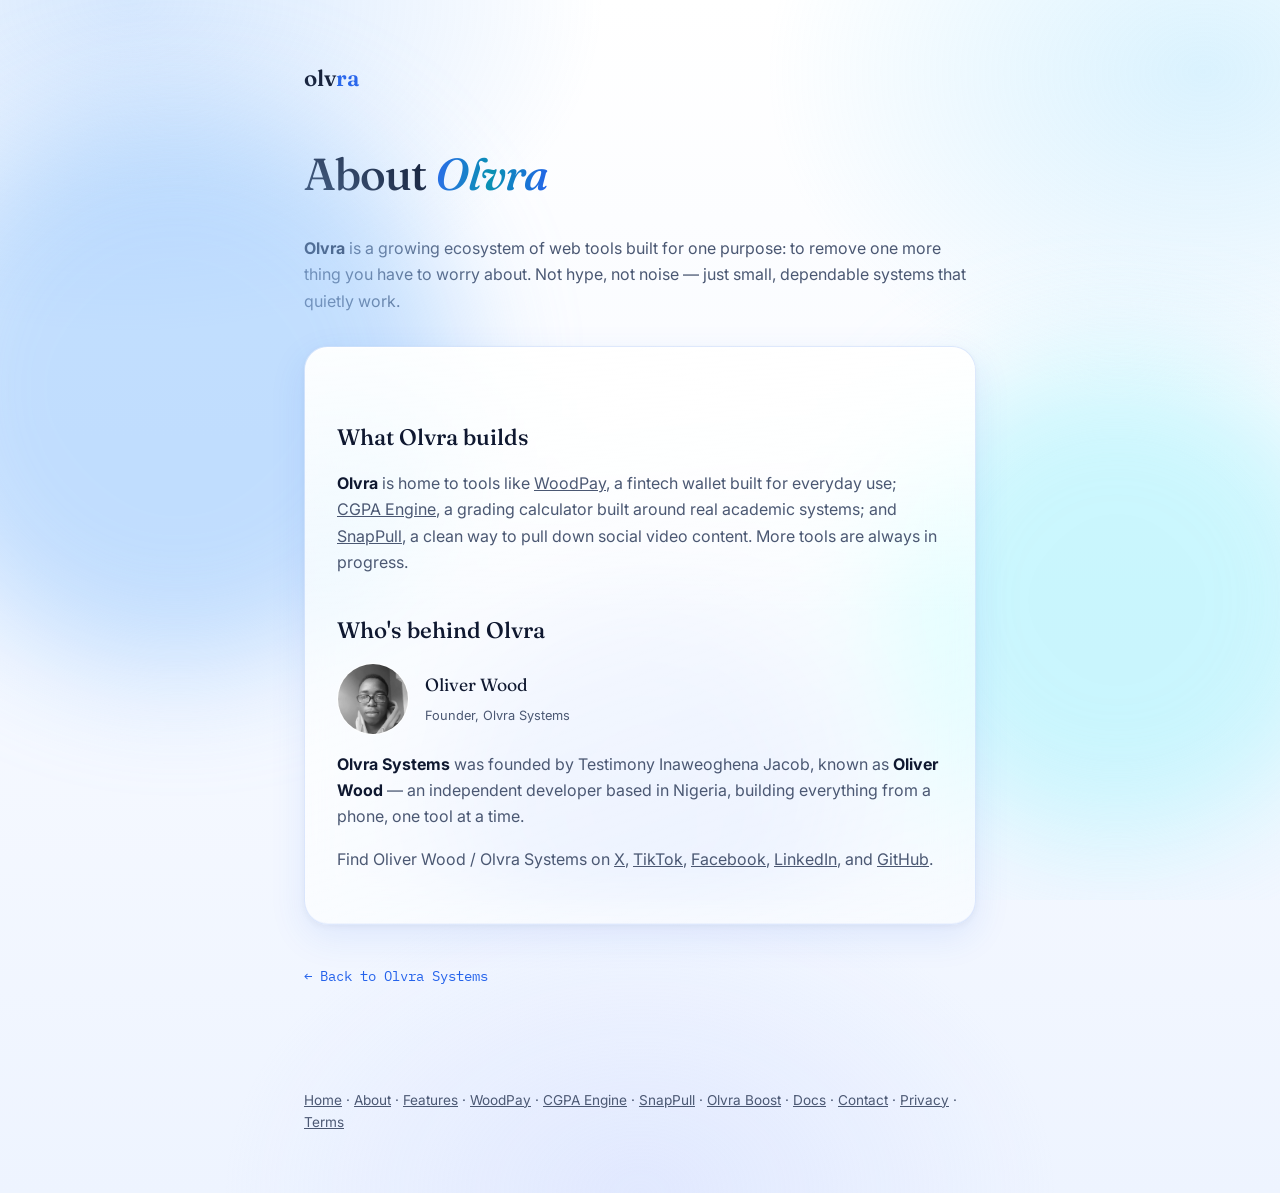
<file: about.html>
<!DOCTYPE html>
<html lang="en">
<head>
<meta charset="UTF-8">
<meta name="viewport" content="width=device-width, initial-scale=1.0">
<title>About Olvra – Olvra Systems</title>
<meta name="description" content="Olvra is a growing ecosystem of dependable web tools built by Oliver Wood, including WoodPay, SnapPull, and CGPA Engine — built for comfort, not hype.">
<link rel="canonical" href="https://olvrahub.netlify.app/about.html">
<meta property="og:type" content="website">
<meta property="og:title" content="About Olvra – Olvra Systems">
<meta property="og:description" content="Olvra is a growing ecosystem of dependable web tools built by Oliver Wood, including WoodPay, SnapPull, and CGPA Engine.">
<meta property="og:image" content="https://olvrahub.netlify.app/og-image.png?v=2">
<meta property="og:image:width" content="1200">
<meta property="og:image:height" content="630">
<meta property="og:url" content="https://olvrahub.netlify.app/about.html">
<meta name="twitter:card" content="summary_large_image">
<meta name="twitter:title" content="About Olvra – Olvra Systems">
<meta name="twitter:description" content="Olvra is a growing ecosystem of dependable web tools built by Oliver Wood.">
<meta name="twitter:image" content="https://olvrahub.netlify.app/og-image.png?v=2">
<link rel="icon" href="/favicon.ico" sizes="any">
<link rel="icon" type="image/svg+xml" href="/favicon.svg"><link rel="icon" type="image/png" sizes="32x32" href="/favicon-32.png"><link rel="apple-touch-icon" href="/apple-touch-icon.png">
<link rel="manifest" href="/manifest.webmanifest">
<meta name="theme-color" content="#ffffff">
<link rel="preconnect" href="https://fonts.googleapis.com">
<link rel="preconnect" href="https://fonts.gstatic.com" crossorigin>
<link href="https://fonts.googleapis.com/css2?family=Fraunces:ital,opsz,wght@0,9..144,300;0,9..144,500;0,9..144,600;1,9..144,400;1,9..144,500&family=Inter:wght@400;500;600&family=IBM+Plex+Mono:wght@400;500&display=swap" rel="stylesheet">
<script type="application/ld+json">
{
  "@context": "https://schema.org",
  "@type": "AboutPage",
  "name": "About Olvra",
  "url": "https://olvrahub.netlify.app/about.html",
  "about": {
    "@type": "Organization",
    "name": "Olvra Systems",
    "founder": {
      "@type": "Person",
      "name": "Oliver Wood",
      "alternateName": "Testimony Inaweoghena Jacob",
      "jobTitle": "Founder & Developer",
      "image": "https://olvrahub.netlify.app/oliver-wood.jpg",
      "description": "Independent developer based in Nigeria, founder of Olvra Systems, building tools including WoodPay, SnapPull, and CGPA Engine from a phone, one tool at a time.",
      "sameAs": [
        "https://x.com/woodpayllc",
        "https://www.linkedin.com/in/testimony-jacob-3a028b320",
        "https://github.com/testimonyjacob9-creator",
        "https://www.tiktok.com/@woodpayvtu",
        "https://www.facebook.com/profile.php?id=61586550428880"
      ]
    },
    "url": "https://olvrahub.netlify.app/"
  }
}
</script>
<script type="application/ld+json">
{
  "@context": "https://schema.org",
  "@type": "Person",
  "name": "Oliver Wood",
  "alternateName": "Testimony Inaweoghena Jacob",
  "jobTitle": "Founder & Developer",
      "image": "https://olvrahub.netlify.app/oliver-wood.jpg",
  "description": "Independent developer based in Nigeria, founder of Olvra Systems, building tools including WoodPay, SnapPull, and CGPA Engine from a phone, one tool at a time.",
  "url": "https://olvrahub.netlify.app/about.html",
  "worksFor": {
    "@type": "Organization",
    "name": "Olvra Systems",
    "url": "https://olvrahub.netlify.app/"
  },
  "sameAs": [
    "https://x.com/woodpayllc",
        "https://www.linkedin.com/in/testimony-jacob-3a028b320",
        "https://github.com/testimonyjacob9-creator",
    "https://www.tiktok.com/@woodpayvtu",
    "https://www.facebook.com/profile.php?id=61586550428880"
  ]
}
</script>
<style>
  :root{
    --ink:#f4efe8; --ink-dim:#c9bfae;
    --void-1:#160f22; --void-2:#241534; --void-3:#331b3f;
    --ember:#ff8c42; --ember-soft:#ffb578; --teal:#5eead4;
    --glass:rgba(244,239,232,0.06); --glass-border:rgba(244,239,232,0.14);
  }
  *{box-sizing:border-box;margin:0;padding:0;}
  body{
    background:
      radial-gradient(60% 45% at 18% 12%, rgba(255,140,66,0.16), transparent 60%),
      radial-gradient(55% 45% at 85% 8%, rgba(94,234,212,0.10), transparent 60%),
      linear-gradient(160deg, var(--void-1) 0%, var(--void-2) 55%, var(--void-3) 100%);
    color:var(--ink);
    font-family:'Inter', sans-serif;
    min-height:100vh;
    line-height:1.7;
  }
  .wrap{max-width:720px; margin:0 auto; padding:60px 24px 100px;}
  .logo{
    font-family:'Fraunces', serif; font-weight:600; font-size:1.4rem;
    color:var(--ink); text-decoration:none; display:inline-block; margin-bottom:40px;
  }
  .logo span{color:var(--ember-soft);}
  h1{
    font-family:'Fraunces', serif; font-weight:500;
    font-size:clamp(2rem, 6vw, 2.8rem);
    margin-bottom:24px;
  }
  h1 em{font-style:italic; color:var(--ember-soft);}
  h2{
    font-family:'Fraunces', serif; font-weight:500;
    font-size:1.4rem; margin:36px 0 14px;
  }
  p{color:var(--ink-dim); margin-bottom:16px;}
  strong{color:var(--ink);}
  a{color:var(--teal);}
  .panel{
    background:var(--glass); border:1px solid var(--glass-border);
    border-radius:24px; backdrop-filter:blur(22px) saturate(140%);
    -webkit-backdrop-filter:blur(22px) saturate(140%);
    padding:36px 32px; margin-top:32px;
  }
  .back{
    display:inline-block; margin-top:40px;
    font-family:'IBM Plex Mono', monospace; font-size:0.85rem;
    color:var(--ember-soft); text-decoration:none;
  }
  footer{
    max-width:720px; margin:0 auto; padding:0 24px 60px;
    color:var(--ink-dim); font-size:0.85rem;
  }
</style>
<link rel="stylesheet" href="/theme-light.css">
</head>
<body>
  <div class="wrap">
    <a href="/" class="logo">olv<span>ra</span></a>
    <h1>About <em>Olvra</em></h1>
    <p><strong>Olvra</strong> is a growing ecosystem of web tools built for one purpose: to remove one more thing you have to worry about. Not hype, not noise — just small, dependable systems that quietly work.</p>

    <div class="panel">
      <h2>What Olvra builds</h2>
      <p><strong>Olvra</strong> is home to tools like <a href="https://woodpay.com.ng" target="_blank" rel="noopener">WoodPay</a>, a fintech wallet built for everyday use; <a href="https://olvracgpa.netlify.app" target="_blank" rel="noopener">CGPA Engine</a>, a grading calculator built around real academic systems; and <a href="https://snappull.netlify.app" target="_blank" rel="noopener">SnapPull</a>, a clean way to pull down social video content. More tools are always in progress.</p>

      <h2>Who's behind Olvra</h2>
      <div style="display:flex; align-items:center; gap:16px; margin-bottom:16px;">
        <img src="/oliver-wood.jpg" alt="Oliver Wood, founder of Olvra Systems" width="72" height="72" loading="lazy" style="border-radius:50%; object-fit:cover; flex-shrink:0; border:1px solid var(--glass-border);">
        <div style="font-family:'Fraunces', serif; font-size:1.1rem; color:var(--ink);">Oliver Wood<br><span style="font-family:'Inter', sans-serif; font-size:0.8rem; color:var(--ink-dim); font-style:normal;">Founder, Olvra Systems</span></div>
      </div>
      <p><strong>Olvra Systems</strong> was founded by Testimony Inaweoghena Jacob, known as <strong>Oliver Wood</strong> — an independent developer based in Nigeria, building everything from a phone, one tool at a time.</p>
      <p>Find Oliver Wood / Olvra Systems on <a href="https://x.com/woodpayllc" target="_blank" rel="noopener">X</a>, <a href="https://www.tiktok.com/@woodpayvtu" target="_blank" rel="noopener">TikTok</a>, <a href="https://www.facebook.com/profile.php?id=61586550428880" target="_blank" rel="noopener">Facebook</a>, <a href="https://www.linkedin.com/in/testimony-jacob-3a028b320" target="_blank" rel="noopener">LinkedIn</a>, and <a href="https://github.com/testimonyjacob9-creator" target="_blank" rel="noopener">GitHub</a>.</p>
    </div>

    <a href="/" class="back">← Back to Olvra Systems</a>
  </div>
  <footer>
    <div><a href="/">Home</a> · <a href="/about.html">About</a> · <a href="/features.html">Features</a> · <a href="/woodpay.html">WoodPay</a> · <a href="/cgpa-engine.html">CGPA Engine</a> · <a href="/snappull.html">SnapPull</a> · <a href="/olvra-boost.html">Olvra Boost</a> · <a href="/docs.html">Docs</a> · <a href="/contact.html">Contact</a> · <a href="/privacy-policy.html">Privacy</a> · <a href="/terms-of-service.html">Terms</a></div>
  </footer>
<script src="/olvra-ui.js" defer></script>
</body>
</html>
</file>
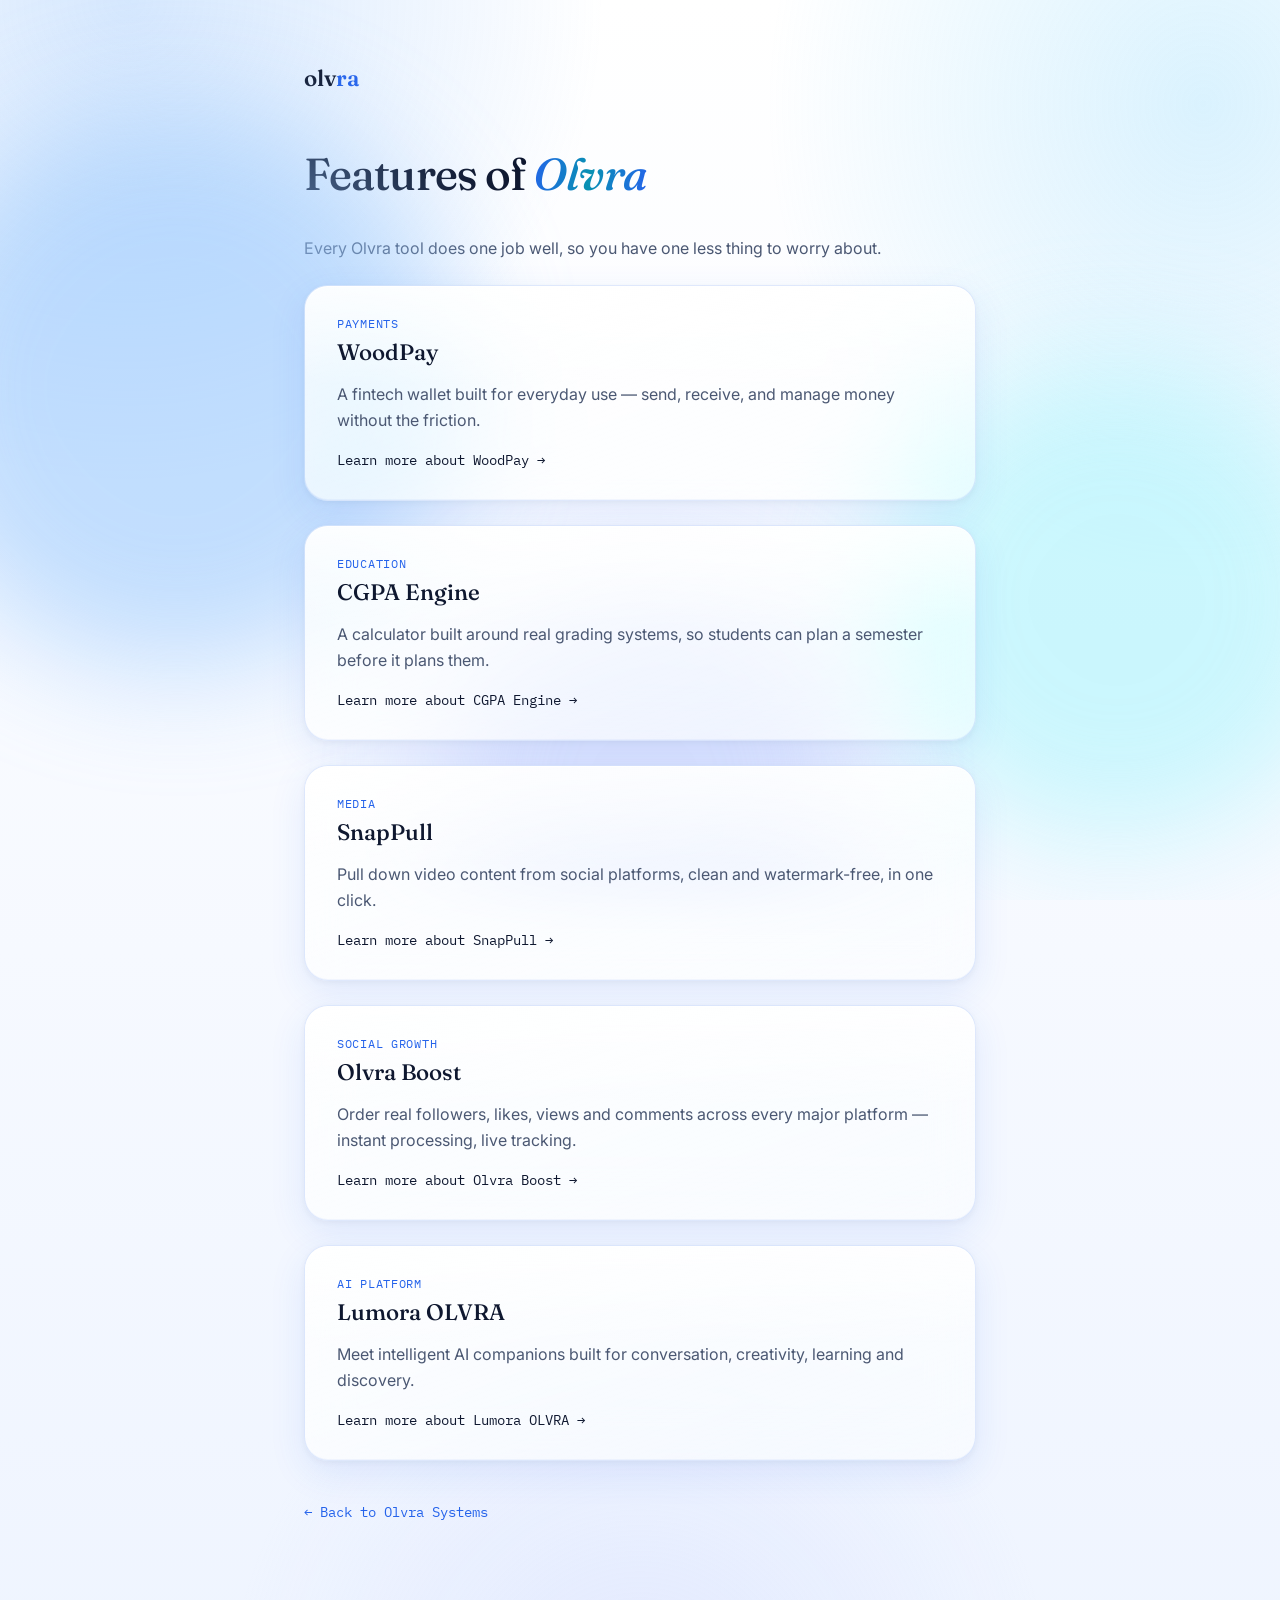
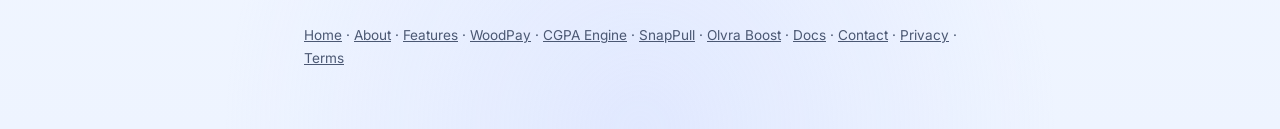
<file: features.html>
<!DOCTYPE html>
<html lang="en">
<head>
<meta charset="UTF-8">
<meta name="viewport" content="width=device-width, initial-scale=1.0">
<title>Features – Olvra Systems Tools</title>
<meta name="description" content="Explore the tools in the Olvra ecosystem: WoodPay for payments, CGPA Engine for grades, SnapPull for social video, and more — built for comfort, not hype.">
<link rel="canonical" href="https://olvrahub.netlify.app/features.html">
<meta property="og:type" content="website">
<meta property="og:title" content="Features – Olvra Systems Tools">
<meta property="og:description" content="Explore the tools in the Olvra ecosystem: WoodPay, CGPA Engine, SnapPull, and more.">
<meta property="og:image" content="https://olvrahub.netlify.app/og-image.png?v=2">
<meta property="og:image:width" content="1200">
<meta property="og:image:height" content="630">
<meta property="og:url" content="https://olvrahub.netlify.app/features.html">
<meta name="twitter:card" content="summary_large_image">
<meta name="twitter:title" content="Features – Olvra Systems Tools">
<meta name="twitter:description" content="Explore the tools in the Olvra ecosystem: WoodPay, CGPA Engine, SnapPull, and more.">
<meta name="twitter:image" content="https://olvrahub.netlify.app/og-image.png?v=2">
<link rel="icon" href="/favicon.ico" sizes="any">
<link rel="icon" type="image/svg+xml" href="/favicon.svg"><link rel="icon" type="image/png" sizes="32x32" href="/favicon-32.png"><link rel="apple-touch-icon" href="/apple-touch-icon.png">
<link rel="manifest" href="/manifest.webmanifest">
<meta name="theme-color" content="#ffffff">
<link rel="preconnect" href="https://fonts.googleapis.com">
<link rel="preconnect" href="https://fonts.gstatic.com" crossorigin>
<link href="https://fonts.googleapis.com/css2?family=Fraunces:ital,opsz,wght@0,9..144,300;0,9..144,500;0,9..144,600;1,9..144,400;1,9..144,500&family=Inter:wght@400;500;600&family=IBM+Plex+Mono:wght@400;500&display=swap" rel="stylesheet">
<script type="application/ld+json">
{
  "@context": "https://schema.org",
  "@type": "CollectionPage",
  "name": "Olvra Systems Features",
  "url": "https://olvrahub.netlify.app/features.html",
  "isPartOf": {
    "@type": "WebSite",
    "name": "Olvra Systems",
    "url": "https://olvrahub.netlify.app/"
  },
  "hasPart": [
    {
      "@type": "WebApplication",
      "name": "WoodPay",
      "url": "https://olvrahub.netlify.app/woodpay.html",
      "sameAs": "https://woodpay.com.ng",
      "applicationCategory": "FinanceApplication",
      "description": "A fintech wallet built for everyday use — send, receive, and manage money without the friction."
    },
    {
      "@type": "WebApplication",
      "name": "CGPA Engine",
      "url": "https://olvrahub.netlify.app/cgpa-engine.html",
      "sameAs": "https://olvracgpa.netlify.app",
      "applicationCategory": "EducationApplication",
      "description": "A calculator built around real grading systems, so students can plan a semester before it plans them."
    },
    {
      "@type": "WebApplication",
      "name": "SnapPull",
      "url": "https://olvrahub.netlify.app/snappull.html",
      "sameAs": "https://snappull.netlify.app",
      "applicationCategory": "MultimediaApplication",
      "description": "Pull down video content from social platforms, clean and watermark-free, in one click."
    }
  ]
}
</script>
<style>
  :root{
    --ink:#f4efe8; --ink-dim:#c9bfae;
    --void-1:#160f22; --void-2:#241534; --void-3:#331b3f;
    --ember:#ff8c42; --ember-soft:#ffb578; --teal:#5eead4;
    --glass:rgba(244,239,232,0.06); --glass-border:rgba(244,239,232,0.14);
  }
  *{box-sizing:border-box;margin:0;padding:0;}
  body{
    background:
      radial-gradient(60% 45% at 18% 12%, rgba(255,140,66,0.16), transparent 60%),
      radial-gradient(55% 45% at 85% 8%, rgba(94,234,212,0.10), transparent 60%),
      linear-gradient(160deg, var(--void-1) 0%, var(--void-2) 55%, var(--void-3) 100%);
    color:var(--ink);
    font-family:'Inter', sans-serif;
    min-height:100vh;
    line-height:1.7;
  }
  .wrap{max-width:720px; margin:0 auto; padding:60px 24px 100px;}
  .logo{
    font-family:'Fraunces', serif; font-weight:600; font-size:1.4rem;
    color:var(--ink); text-decoration:none; display:inline-block; margin-bottom:40px;
  }
  .logo span{color:var(--ember-soft);}
  h1{
    font-family:'Fraunces', serif; font-weight:500;
    font-size:clamp(2rem, 6vw, 2.8rem);
    margin-bottom:24px;
  }
  h1 em{font-style:italic; color:var(--ember-soft);}
  h2{
    font-family:'Fraunces', serif; font-weight:500;
    font-size:1.4rem; margin-bottom:10px;
  }
  p{color:var(--ink-dim); margin-bottom:16px;}
  strong{color:var(--ink);}
  a{color:var(--teal);}
  .panel{
    background:var(--glass); border:1px solid var(--glass-border);
    border-radius:24px; backdrop-filter:blur(22px) saturate(140%);
    -webkit-backdrop-filter:blur(22px) saturate(140%);
    padding:28px 32px; margin-top:24px;
  }
  .panel .tag{
    font-family:'IBM Plex Mono', monospace; font-size:0.75rem;
    color:var(--ember-soft); text-transform:uppercase; letter-spacing:0.06em;
  }
  .panel p{margin-top:8px; margin-bottom:12px;}
  .panel a.visit{
    font-family:'IBM Plex Mono', monospace; font-size:0.85rem;
    text-decoration:none;
  }
  .back{
    display:inline-block; margin-top:40px;
    font-family:'IBM Plex Mono', monospace; font-size:0.85rem;
    color:var(--ember-soft); text-decoration:none;
  }
  footer{
    max-width:720px; margin:0 auto; padding:0 24px 60px;
    color:var(--ink-dim); font-size:0.85rem;
  }
</style>
<link rel="stylesheet" href="/theme-light.css">
</head>
<body>
  <div class="wrap">
    <a href="/" class="logo">olv<span>ra</span></a>
    <h1>Features of <em>Olvra</em></h1>
    <p>Every Olvra tool does one job well, so you have one less thing to worry about.</p>

    <div class="panel" id="woodpay">
      <div class="tag">Payments</div>
      <h2>WoodPay</h2>
      <p>A fintech wallet built for everyday use — send, receive, and manage money without the friction.</p>
      <a class="visit" href="/woodpay.html">Learn more about WoodPay →</a>
    </div>

    <div class="panel" id="cgpa">
      <div class="tag">Education</div>
      <h2>CGPA Engine</h2>
      <p>A calculator built around real grading systems, so students can plan a semester before it plans them.</p>
      <a class="visit" href="/cgpa-engine.html">Learn more about CGPA Engine →</a>
    </div>

    <div class="panel" id="snappull">
      <div class="tag">Media</div>
      <h2>SnapPull</h2>
      <p>Pull down video content from social platforms, clean and watermark-free, in one click.</p>
      <a class="visit" href="/snappull.html">Learn more about SnapPull →</a>
    </div>

    <div class="panel" id="olvraboost">
      <div class="tag">Social Growth</div>
      <h2>Olvra Boost</h2>
      <p>Order real followers, likes, views and comments across every major platform — instant processing, live tracking.</p>
      <a class="visit" href="/olvra-boost.html">Learn more about Olvra Boost →</a>
    </div>

    <div class="panel" id="lumora">
      <div class="tag">AI Platform</div>
      <h2>Lumora OLVRA</h2>
      <p>Meet intelligent AI companions built for conversation, creativity, learning and discovery.</p>
      <a class="visit" href="/lumora.html">Learn more about Lumora OLVRA →</a>
    </div>

    <a href="/" class="back">← Back to Olvra Systems</a>
  </div>
  <footer>
    <div><a href="/">Home</a> · <a href="/about.html">About</a> · <a href="/features.html">Features</a> · <a href="/woodpay.html">WoodPay</a> · <a href="/cgpa-engine.html">CGPA Engine</a> · <a href="/snappull.html">SnapPull</a> · <a href="/olvra-boost.html">Olvra Boost</a> · <a href="/docs.html">Docs</a> · <a href="/contact.html">Contact</a> · <a href="/privacy-policy.html">Privacy</a> · <a href="/terms-of-service.html">Terms</a></div>
  </footer>
<script src="/olvra-ui.js" defer></script>
</body>
</html>
</file>
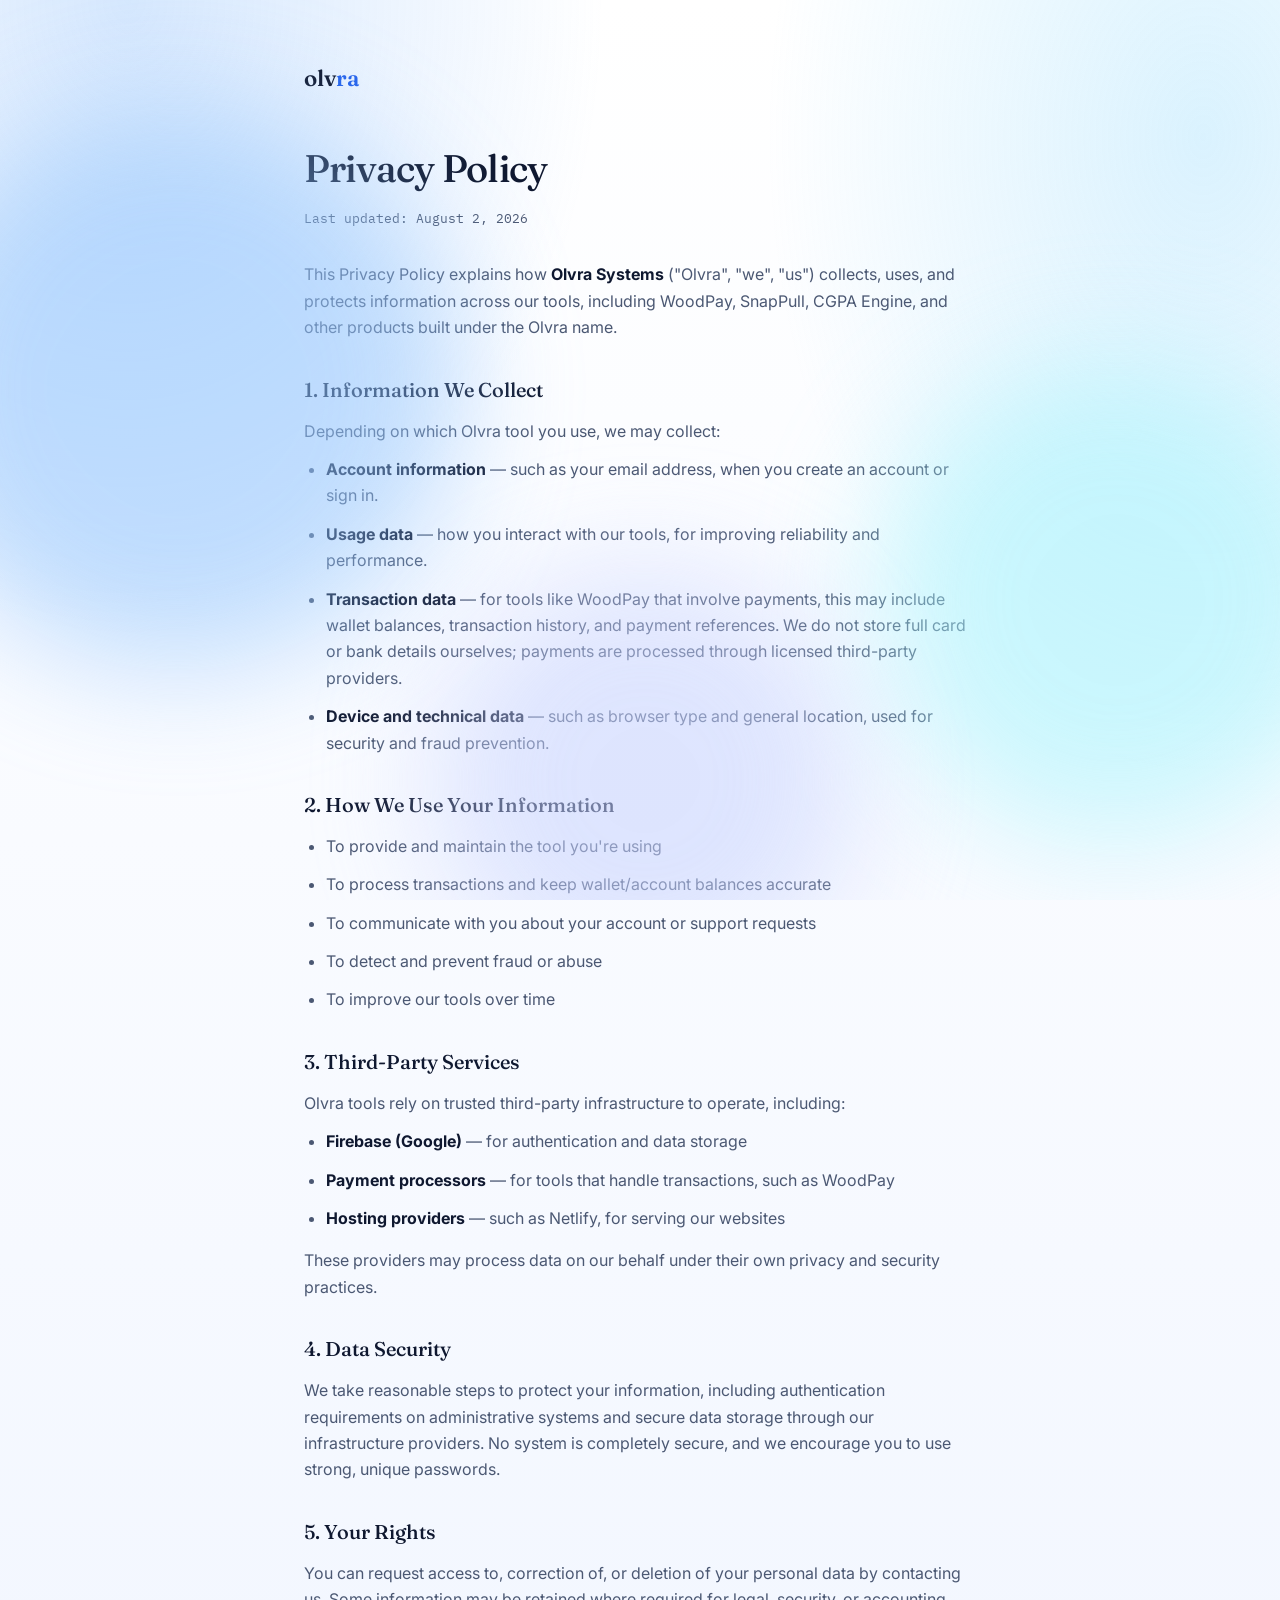
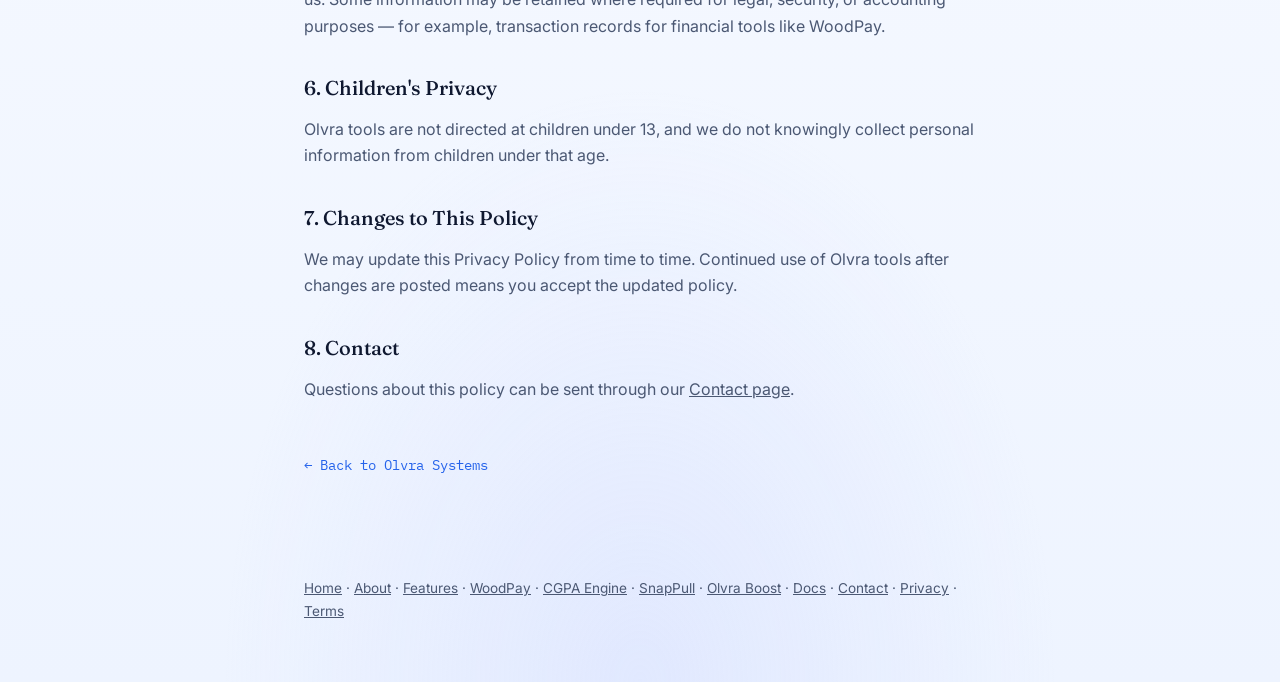
<file: privacy-policy.html>
<!DOCTYPE html>
<html lang="en">
<head>
<meta charset="UTF-8">
<meta name="viewport" content="width=device-width, initial-scale=1.0">
<title>Privacy Policy – Olvra Systems</title>
<meta name="description" content="Olvra Systems privacy policy — how Olvra collects, uses, and protects your data across WoodPay, SnapPull, CGPA Engine, and other Olvra tools.">
<link rel="canonical" href="https://olvrahub.netlify.app/privacy-policy.html">
<meta property="og:type" content="website">
<meta property="og:title" content="Privacy Policy – Olvra Systems">
<meta property="og:description" content="How Olvra collects, uses, and protects your data.">
<meta property="og:image" content="https://olvrahub.netlify.app/og-image.png?v=2">
<meta property="og:image:width" content="1200">
<meta property="og:image:height" content="630">
<meta property="og:url" content="https://olvrahub.netlify.app/privacy-policy.html">
<meta name="twitter:card" content="summary_large_image">
<meta name="twitter:title" content="Privacy Policy – Olvra Systems">
<meta name="twitter:description" content="How Olvra collects, uses, and protects your data.">
<meta name="twitter:image" content="https://olvrahub.netlify.app/og-image.png?v=2">
<link rel="icon" href="/favicon.ico" sizes="any">
<link rel="icon" type="image/svg+xml" href="/favicon.svg"><link rel="icon" type="image/png" sizes="32x32" href="/favicon-32.png"><link rel="apple-touch-icon" href="/apple-touch-icon.png">
<link rel="manifest" href="/manifest.webmanifest">
<meta name="theme-color" content="#ffffff">
<script type="application/ld+json">
{
  "@context": "https://schema.org",
  "@type": "WebPage",
  "name": "Privacy Policy",
  "url": "https://olvrahub.netlify.app/privacy-policy.html",
  "isPartOf": {
    "@type": "WebSite",
    "name": "Olvra Systems",
    "url": "https://olvrahub.netlify.app/"
  }
}
</script>
<link rel="preconnect" href="https://fonts.googleapis.com">
<link rel="preconnect" href="https://fonts.gstatic.com" crossorigin>
<link href="https://fonts.googleapis.com/css2?family=Fraunces:ital,opsz,wght@0,9..144,300;0,9..144,500;0,9..144,600;1,9..144,400;1,9..144,500&family=Inter:wght@400;500;600&family=IBM+Plex+Mono:wght@400;500&display=swap" rel="stylesheet">
<style>
  :root{
    --ink:#f4efe8; --ink-dim:#c9bfae;
    --void-1:#160f22; --void-2:#241534; --void-3:#331b3f;
    --ember:#ff8c42; --ember-soft:#ffb578; --teal:#5eead4;
    --glass:rgba(244,239,232,0.06); --glass-border:rgba(244,239,232,0.14);
  }
  *{box-sizing:border-box;margin:0;padding:0;}
  body{
    background:
      radial-gradient(60% 45% at 18% 12%, rgba(255,140,66,0.16), transparent 60%),
      radial-gradient(55% 45% at 85% 8%, rgba(94,234,212,0.10), transparent 60%),
      linear-gradient(160deg, var(--void-1) 0%, var(--void-2) 55%, var(--void-3) 100%);
    color:var(--ink);
    font-family:'Inter', sans-serif;
    min-height:100vh;
    line-height:1.7;
  }
  .wrap{max-width:720px; margin:0 auto; padding:60px 24px 100px;}
  .logo{
    font-family:'Fraunces', serif; font-weight:600; font-size:1.4rem;
    color:var(--ink); text-decoration:none; display:inline-block; margin-bottom:40px;
  }
  .logo span{color:var(--ember-soft);}
  h1{
    font-family:'Fraunces', serif; font-weight:500;
    font-size:clamp(1.8rem, 6vw, 2.4rem);
    margin-bottom:8px;
  }
  .updated{color:var(--ink-dim); font-family:'IBM Plex Mono', monospace; font-size:0.8rem; margin-bottom:32px;}
  h2{
    font-family:'Fraunces', serif; font-weight:500;
    font-size:1.25rem; margin:32px 0 12px;
  }
  p, li{color:var(--ink-dim); margin-bottom:12px;}
  ul{padding-left:22px; margin-bottom:16px;}
  strong{color:var(--ink);}
  a{color:var(--teal);}
  .back{
    display:inline-block; margin-top:40px;
    font-family:'IBM Plex Mono', monospace; font-size:0.85rem;
    color:var(--ember-soft); text-decoration:none;
  }
  footer{
    max-width:720px; margin:0 auto; padding:0 24px 60px;
    color:var(--ink-dim); font-size:0.85rem;
  }
</style>
<link rel="stylesheet" href="/theme-light.css">
</head>
<body>
  <div class="wrap">
    <a href="/" class="logo">olv<span>ra</span></a>
    <h1>Privacy Policy</h1>
    <p class="updated">Last updated: August 2, 2026</p>

    <p>This Privacy Policy explains how <strong>Olvra Systems</strong> ("Olvra", "we", "us") collects, uses, and protects information across our tools, including WoodPay, SnapPull, CGPA Engine, and other products built under the Olvra name.</p>

    <h2>1. Information We Collect</h2>
    <p>Depending on which Olvra tool you use, we may collect:</p>
    <ul>
      <li><strong>Account information</strong> — such as your email address, when you create an account or sign in.</li>
      <li><strong>Usage data</strong> — how you interact with our tools, for improving reliability and performance.</li>
      <li><strong>Transaction data</strong> — for tools like WoodPay that involve payments, this may include wallet balances, transaction history, and payment references. We do not store full card or bank details ourselves; payments are processed through licensed third-party providers.</li>
      <li><strong>Device and technical data</strong> — such as browser type and general location, used for security and fraud prevention.</li>
    </ul>

    <h2>2. How We Use Your Information</h2>
    <ul>
      <li>To provide and maintain the tool you're using</li>
      <li>To process transactions and keep wallet/account balances accurate</li>
      <li>To communicate with you about your account or support requests</li>
      <li>To detect and prevent fraud or abuse</li>
      <li>To improve our tools over time</li>
    </ul>

    <h2>3. Third-Party Services</h2>
    <p>Olvra tools rely on trusted third-party infrastructure to operate, including:</p>
    <ul>
      <li><strong>Firebase (Google)</strong> — for authentication and data storage</li>
      <li><strong>Payment processors</strong> — for tools that handle transactions, such as WoodPay</li>
      <li><strong>Hosting providers</strong> — such as Netlify, for serving our websites</li>
    </ul>
    <p>These providers may process data on our behalf under their own privacy and security practices.</p>

    <h2>4. Data Security</h2>
    <p>We take reasonable steps to protect your information, including authentication requirements on administrative systems and secure data storage through our infrastructure providers. No system is completely secure, and we encourage you to use strong, unique passwords.</p>

    <h2>5. Your Rights</h2>
    <p>You can request access to, correction of, or deletion of your personal data by contacting us. Some information may be retained where required for legal, security, or accounting purposes — for example, transaction records for financial tools like WoodPay.</p>

    <h2>6. Children's Privacy</h2>
    <p>Olvra tools are not directed at children under 13, and we do not knowingly collect personal information from children under that age.</p>

    <h2>7. Changes to This Policy</h2>
    <p>We may update this Privacy Policy from time to time. Continued use of Olvra tools after changes are posted means you accept the updated policy.</p>

    <h2>8. Contact</h2>
    <p>Questions about this policy can be sent through our <a href="/contact.html">Contact page</a>.</p>

    <a href="/" class="back">← Back to Olvra Systems</a>
  </div>
  <footer>
    <div><a href="/">Home</a> · <a href="/about.html">About</a> · <a href="/features.html">Features</a> · <a href="/woodpay.html">WoodPay</a> · <a href="/cgpa-engine.html">CGPA Engine</a> · <a href="/snappull.html">SnapPull</a> · <a href="/olvra-boost.html">Olvra Boost</a> · <a href="/docs.html">Docs</a> · <a href="/contact.html">Contact</a> · <a href="/privacy-policy.html">Privacy</a> · <a href="/terms-of-service.html">Terms</a></div>
  </footer>
<script src="/olvra-ui.js" defer></script>
</body>
</html>
</file>
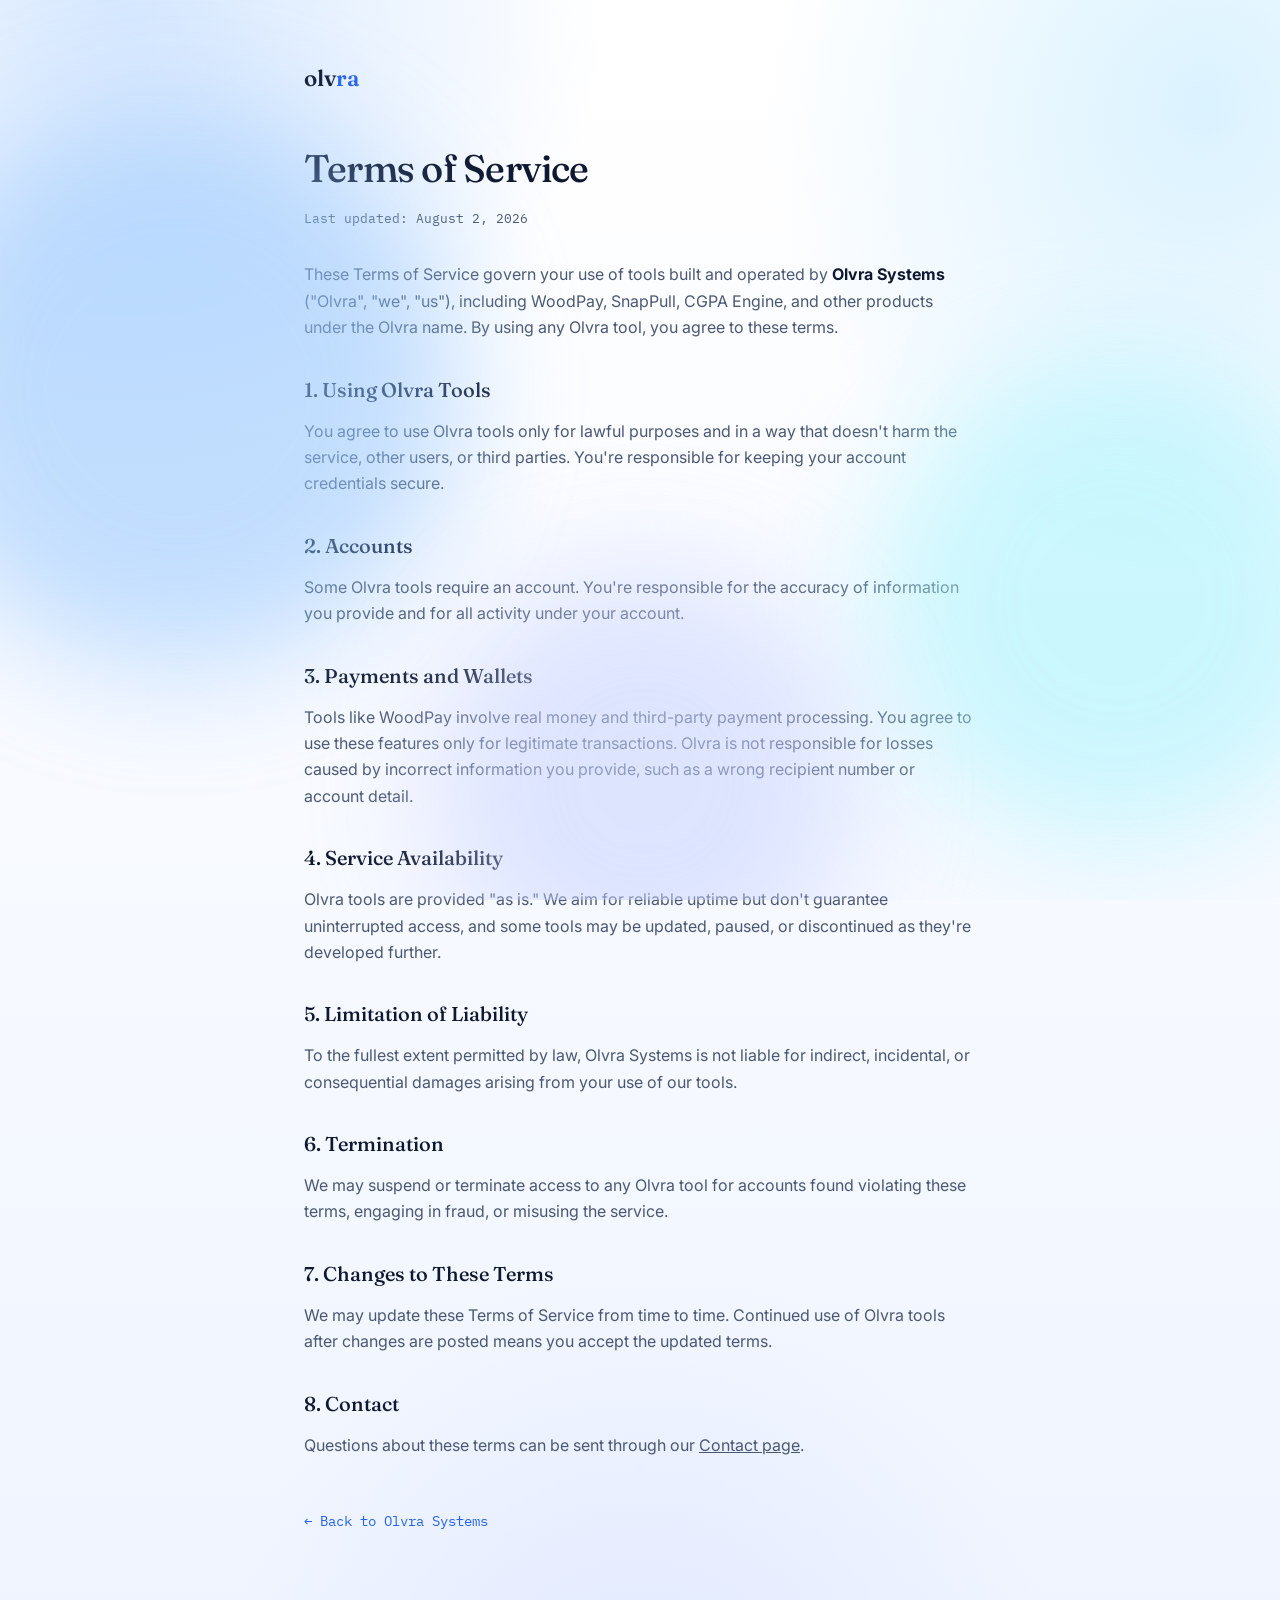
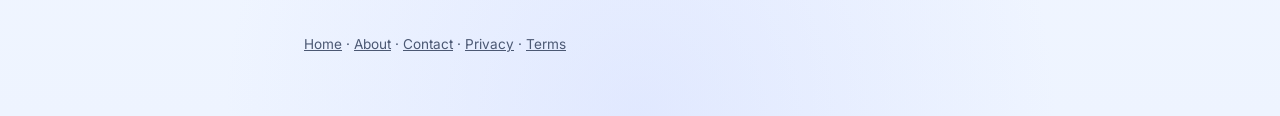
<file: terms-of-service.html>
<!DOCTYPE html>
<html lang="en">
<head>
<meta charset="UTF-8">
<meta name="viewport" content="width=device-width, initial-scale=1.0">
<title>Terms of Service – Olvra Systems</title>
<meta name="description" content="Terms of Service for Olvra Systems and its tools, including WoodPay, SnapPull, CGPA Engine, and other Olvra products.">
<link rel="canonical" href="https://olvrahub.netlify.app/terms-of-service.html">
<meta property="og:type" content="website">
<meta property="og:title" content="Terms of Service – Olvra Systems">
<meta property="og:description" content="Terms of Service for Olvra Systems and its tools.">
<meta property="og:image" content="https://olvrahub.netlify.app/og-image.png?v=2">
<meta property="og:image:width" content="1200">
<meta property="og:image:height" content="630">
<meta property="og:url" content="https://olvrahub.netlify.app/terms-of-service.html">
<meta name="twitter:card" content="summary_large_image">
<meta name="twitter:title" content="Terms of Service – Olvra Systems">
<meta name="twitter:description" content="Terms of Service for Olvra Systems and its tools.">
<meta name="twitter:image" content="https://olvrahub.netlify.app/og-image.png?v=2">
<link rel="icon" href="/favicon.ico" sizes="any">
<link rel="icon" type="image/svg+xml" href="/favicon.svg"><link rel="icon" type="image/png" sizes="32x32" href="/favicon-32.png"><link rel="apple-touch-icon" href="/apple-touch-icon.png">
<link rel="manifest" href="/manifest.webmanifest">
<meta name="theme-color" content="#ffffff">
<link rel="preconnect" href="https://fonts.googleapis.com">
<link rel="preconnect" href="https://fonts.gstatic.com" crossorigin>
<link href="https://fonts.googleapis.com/css2?family=Fraunces:ital,opsz,wght@0,9..144,300;0,9..144,500;0,9..144,600;1,9..144,400;1,9..144,500&family=Inter:wght@400;500;600&family=IBM+Plex+Mono:wght@400;500&display=swap" rel="stylesheet">
<style>
  :root{
    --ink:#f4efe8; --ink-dim:#c9bfae;
    --void-1:#160f22; --void-2:#241534; --void-3:#331b3f;
    --ember:#ff8c42; --ember-soft:#ffb578; --teal:#5eead4;
    --glass:rgba(244,239,232,0.06); --glass-border:rgba(244,239,232,0.14);
  }
  *{box-sizing:border-box;margin:0;padding:0;}
  body{
    background:
      radial-gradient(60% 45% at 18% 12%, rgba(255,140,66,0.16), transparent 60%),
      radial-gradient(55% 45% at 85% 8%, rgba(94,234,212,0.10), transparent 60%),
      linear-gradient(160deg, var(--void-1) 0%, var(--void-2) 55%, var(--void-3) 100%);
    color:var(--ink);
    font-family:'Inter', sans-serif;
    min-height:100vh;
    line-height:1.7;
  }
  .wrap{max-width:720px; margin:0 auto; padding:60px 24px 100px;}
  .logo{
    font-family:'Fraunces', serif; font-weight:600; font-size:1.4rem;
    color:var(--ink); text-decoration:none; display:inline-block; margin-bottom:40px;
  }
  .logo span{color:var(--ember-soft);}
  h1{
    font-family:'Fraunces', serif; font-weight:500;
    font-size:clamp(1.8rem, 6vw, 2.4rem);
    margin-bottom:8px;
  }
  .updated{color:var(--ink-dim); font-family:'IBM Plex Mono', monospace; font-size:0.8rem; margin-bottom:32px;}
  h2{
    font-family:'Fraunces', serif; font-weight:500;
    font-size:1.25rem; margin:32px 0 12px;
  }
  p, li{color:var(--ink-dim); margin-bottom:12px;}
  ul{padding-left:22px; margin-bottom:16px;}
  strong{color:var(--ink);}
  a{color:var(--teal);}
  .back{
    display:inline-block; margin-top:40px;
    font-family:'IBM Plex Mono', monospace; font-size:0.85rem;
    color:var(--ember-soft); text-decoration:none;
  }
  footer{
    max-width:720px; margin:0 auto; padding:0 24px 60px;
    color:var(--ink-dim); font-size:0.85rem;
  }
</style>
<link rel="stylesheet" href="/theme-light.css">
</head>
<body>
  <div class="wrap">
    <a href="/" class="logo">olv<span>ra</span></a>
    <h1>Terms of Service</h1>
    <p class="updated">Last updated: August 2, 2026</p>

    <p>These Terms of Service govern your use of tools built and operated by <strong>Olvra Systems</strong> ("Olvra", "we", "us"), including WoodPay, SnapPull, CGPA Engine, and other products under the Olvra name. By using any Olvra tool, you agree to these terms.</p>

    <h2>1. Using Olvra Tools</h2>
    <p>You agree to use Olvra tools only for lawful purposes and in a way that doesn't harm the service, other users, or third parties. You're responsible for keeping your account credentials secure.</p>

    <h2>2. Accounts</h2>
    <p>Some Olvra tools require an account. You're responsible for the accuracy of information you provide and for all activity under your account.</p>

    <h2>3. Payments and Wallets</h2>
    <p>Tools like WoodPay involve real money and third-party payment processing. You agree to use these features only for legitimate transactions. Olvra is not responsible for losses caused by incorrect information you provide, such as a wrong recipient number or account detail.</p>

    <h2>4. Service Availability</h2>
    <p>Olvra tools are provided "as is." We aim for reliable uptime but don't guarantee uninterrupted access, and some tools may be updated, paused, or discontinued as they're developed further.</p>

    <h2>5. Limitation of Liability</h2>
    <p>To the fullest extent permitted by law, Olvra Systems is not liable for indirect, incidental, or consequential damages arising from your use of our tools.</p>

    <h2>6. Termination</h2>
    <p>We may suspend or terminate access to any Olvra tool for accounts found violating these terms, engaging in fraud, or misusing the service.</p>

    <h2>7. Changes to These Terms</h2>
    <p>We may update these Terms of Service from time to time. Continued use of Olvra tools after changes are posted means you accept the updated terms.</p>

    <h2>8. Contact</h2>
    <p>Questions about these terms can be sent through our <a href="/contact.html">Contact page</a>.</p>

    <a href="/" class="back">← Back to Olvra Systems</a>
  </div>
  <footer>
    <div><a href="/">Home</a> · <a href="/about.html">About</a> · <a href="/contact.html">Contact</a> · <a href="/privacy-policy.html">Privacy</a> · <a href="/terms-of-service.html">Terms</a></div>
  </footer>
<script src="/olvra-ui.js" defer></script>
</body>
</html>
</file>
<file: theme-light.css>
/* Olvra Systems — Glass theme v2
   White + sky-blue frosted glass, soft animated light, and easy-to-read type.
   Loaded after each page's own <style>, so it re-maps the shared tokens and components. */

:root{
  color-scheme:light;
  --ink:#0f1830;
  --ink-dim:#4b5873;
  --void-1:#ffffff;
  --void-2:#f4f8ff;
  --void-3:#eaf2ff;
  --ember:#3b82f6;
  --ember-soft:#2563eb;
  --teal:#0891b2;
  --glass:rgba(255,255,255,0.62);
  --glass-border:rgba(255,255,255,0.85);
  --glass-edge:rgba(37,99,235,0.14);
  --glass-hi:rgba(255,255,255,0.95);
  --shadow-soft:0 12px 36px rgba(37,99,235,0.10), 0 2px 8px rgba(15,24,48,0.05);
  --shadow-lift:0 22px 54px rgba(37,99,235,0.20), 0 6px 14px rgba(15,24,48,0.07);
  --ease:cubic-bezier(.2,.7,.2,1);
}

html{background:#f6f9ff; scroll-behavior:smooth;}
body{
  background:
    radial-gradient(60% 45% at 10% 0%, rgba(96,165,250,0.26), transparent 62%),
    radial-gradient(55% 45% at 94% 6%, rgba(125,211,252,0.28), transparent 62%),
    radial-gradient(50% 40% at 50% 100%, rgba(199,210,254,0.34), transparent 65%),
    linear-gradient(180deg,#ffffff 0%,#f6f9ff 55%,#eef4ff 100%) !important;
  background-attachment:fixed;
  color:var(--ink);
  -webkit-font-smoothing:antialiased;
  line-height:1.65;
}
::selection{background:rgba(59,130,246,0.22);}
:focus-visible{outline:3px solid rgba(37,99,235,0.45); outline-offset:3px; border-radius:8px;}

/* ───────── ambient moving light ───────── */
.ember-orb{
  background:radial-gradient(circle, rgba(96,165,250,0.32) 0%, rgba(147,197,253,0.12) 45%, transparent 70%) !important;
}
.aurora{position:fixed; inset:0; z-index:0; overflow:hidden; pointer-events:none;}
.aurora i{
  position:absolute; border-radius:50%; filter:blur(60px); opacity:.55;
  animation:drift 22s ease-in-out infinite alternate;
}
.aurora i:nth-child(1){width:46vw; height:46vw; max-width:560px; max-height:560px; left:-8%; top:12%; background:#93c5fd;}
.aurora i:nth-child(2){width:38vw; height:38vw; max-width:480px; max-height:480px; right:-6%; top:40%; background:#a5f3fc; animation-duration:28s; animation-delay:-8s;}
.aurora i:nth-child(3){width:34vw; height:34vw; max-width:420px; max-height:420px; left:34%; bottom:-10%; background:#c7d2fe; animation-duration:25s; animation-delay:-14s;}
@keyframes drift{
  0%{transform:translate3d(0,0,0) scale(1);}
  50%{transform:translate3d(6vw,-5vh,0) scale(1.12);}
  100%{transform:translate3d(-5vw,6vh,0) scale(.95);}
}

/* top scroll-progress bar */
.scroll-progress{
  position:fixed; top:0; left:0; height:3px; width:100%; z-index:200;
  transform-origin:0 50%; transform:scaleX(0);
  background:linear-gradient(90deg,#60a5fa,#22d3ee);
  box-shadow:0 0 12px rgba(34,211,238,.6);
}

/* ───────── glass surfaces ───────── */
.glass-panel, .sys-card, .card, .panel, .letter, .founder-badge, .founder-text,
.monogram-card, .tile, .feature, .doc, .faq-item, .stat, .row, .box{
  position:relative; overflow:hidden;
  background:linear-gradient(160deg, rgba(255,255,255,0.84) 0%, rgba(255,255,255,0.52) 100%) !important;
  border:1px solid var(--glass-edge) !important;
  border-radius:24px;
  box-shadow:var(--shadow-soft), inset 0 1px 0 rgba(255,255,255,1), inset 0 -1px 0 rgba(37,99,235,0.05) !important;
  -webkit-backdrop-filter:blur(22px) saturate(170%);
  backdrop-filter:blur(22px) saturate(170%);
  transition:transform .35s var(--ease), box-shadow .35s var(--ease), border-color .35s ease;
}
/* gloss sheen */
.glass-panel::before, .panel::before, .sys-card::before{
  content:''; position:absolute; inset:0 0 auto 0; height:46%;
  background:linear-gradient(180deg, rgba(255,255,255,0.7), rgba(255,255,255,0));
  pointer-events:none; border-radius:inherit; z-index:0;
}
/* cursor spotlight (position set by olvra-ui.js) */
.glass-panel::after, .panel::after, .sys-card::after{
  content:''; position:absolute; inset:0; pointer-events:none; border-radius:inherit; z-index:0;
  background:radial-gradient(260px circle at var(--mx,50%) var(--my,0%), rgba(96,165,250,0.22), transparent 65%);
  opacity:0; transition:opacity .35s ease;
}
.glass-panel:hover::after, .panel:hover::after, .sys-card:hover::after{opacity:1;}
.glass-panel > *, .panel > *, .sys-card > *{position:relative; z-index:1;}

a.sys-card:hover, .sys-card:hover, .panel:hover{
  transform:translateY(-5px);
  box-shadow:var(--shadow-lift), inset 0 1px 0 #fff !important;
  border-color:rgba(37,99,235,0.34) !important;
}
.sys-card.sys-disabled:hover{transform:none; box-shadow:var(--shadow-soft), inset 0 1px 0 #fff !important;}

/* app icons gently float */
.sys-icon{border-radius:14px; box-shadow:0 8px 20px rgba(37,99,235,0.18); transition:transform .4s var(--ease);}
.sys-card:hover .sys-icon{transform:scale(1.08) rotate(-3deg);}
.sys-link{font-weight:600; color:var(--ember-soft); transition:letter-spacing .3s var(--ease);}
.sys-card:hover .sys-link{letter-spacing:.03em;}

/* status chips: clearer, with a soft pulse for "Live" */
.sys-status{
  display:inline-flex; align-items:center; gap:6px; width:fit-content;
  padding:5px 12px; border-radius:999px; font-size:.72rem; font-weight:600;
  background:rgba(16,185,129,.12); color:#047857; border:1px solid rgba(16,185,129,.25);
}
.sys-status::before{content:''; width:7px; height:7px; border-radius:50%; background:#10b981; animation:pulse 2s ease-in-out infinite;}
.sys-status.building{background:rgba(245,158,11,.12); color:#b45309; border-color:rgba(245,158,11,.28);}
.sys-status.building::before{background:#f59e0b; animation:none;}
@keyframes pulse{
  0%{box-shadow:0 0 0 0 rgba(16,185,129,.55);}
  70%{box-shadow:0 0 0 8px rgba(16,185,129,0);}
  100%{box-shadow:0 0 0 0 rgba(16,185,129,0);}
}
.sys-category{
  font-size:.7rem; color:var(--ink-dim); background:rgba(37,99,235,.07);
  padding:4px 10px; border-radius:999px;
}

/* ───────── sticky glass navigation ───────── */
nav{
  position:sticky; top:12px; z-index:100;
  margin-top:14px; padding:14px 22px !important;
  border-radius:20px;
  background:rgba(255,255,255,0.58);
  border:1px solid rgba(255,255,255,0.85);
  box-shadow:0 8px 28px rgba(37,99,235,0.10), inset 0 1px 0 #fff;
  -webkit-backdrop-filter:blur(20px) saturate(180%);
  backdrop-filter:blur(20px) saturate(180%);
  transition:background .3s ease, box-shadow .3s ease, transform .3s var(--ease);
}
nav.scrolled{background:rgba(255,255,255,0.82); box-shadow:0 12px 34px rgba(37,99,235,0.16), inset 0 1px 0 #fff;}
.nav-links a{position:relative; padding:6px 2px; font-weight:500;}
.nav-links a::after{
  content:''; position:absolute; left:0; right:0; bottom:0; height:2px; border-radius:2px;
  background:linear-gradient(90deg,#60a5fa,#22d3ee);
  transform:scaleX(0); transform-origin:left; transition:transform .3s var(--ease);
}
.nav-links a:hover::after, .nav-links a.active::after{transform:scaleX(1);}
.nav-links a.active{color:var(--ember-soft);}
.nav-toggle{background:#fff; border-color:var(--glass-edge); box-shadow:0 3px 10px rgba(37,99,235,0.10);}
.nav-mobile{
  margin-top:8px; padding:8px 18px 10px !important; border-radius:18px;
  background:rgba(255,255,255,0.78); border:1px solid var(--glass-edge);
  -webkit-backdrop-filter:blur(20px); backdrop-filter:blur(20px);
  box-shadow:var(--shadow-soft);
}
.nav-mobile.open{animation:dropIn .3s var(--ease);}
@keyframes dropIn{from{opacity:0; transform:translateY(-8px);} to{opacity:1; transform:none;}}
.nav-mobile a:last-child{border-bottom:0 !important;}

/* ───────── buttons ───────── */
.btn{position:relative; overflow:hidden; font-weight:600; transition:transform .3s var(--ease), box-shadow .3s ease, background .3s ease;}
.btn-primary, .btn:not(.btn-ghost){
  background:linear-gradient(180deg,#60a5fa 0%,#2563eb 100%) !important;
  color:#fff !important;
  border:1px solid rgba(37,99,235,0.55);
  box-shadow:0 10px 26px rgba(37,99,235,0.32), inset 0 1px 0 rgba(255,255,255,0.55) !important;
}
.btn-primary::after, .btn:not(.btn-ghost)::after{ /* shimmer sweep */
  content:''; position:absolute; top:0; left:-60%; width:40%; height:100%;
  background:linear-gradient(100deg, transparent, rgba(255,255,255,.55), transparent);
  transform:skewX(-20deg); transition:left .7s var(--ease);
}
.btn-primary:hover::after, .btn:not(.btn-ghost):hover::after{left:130%;}
.btn-primary:hover, .btn:not(.btn-ghost):hover{transform:translateY(-3px); box-shadow:0 16px 36px rgba(37,99,235,0.42), inset 0 1px 0 rgba(255,255,255,0.6) !important;}
.btn:active{transform:translateY(0) scale(.98);}
.btn-ghost{
  background:linear-gradient(180deg,rgba(255,255,255,.95),rgba(241,246,255,.8));
  color:var(--ink); border:1px solid var(--glass-edge);
  box-shadow:0 4px 14px rgba(37,99,235,0.10), inset 0 1px 0 #fff;
}
.btn-ghost:hover{background:#fff; transform:translateY(-3px);}

/* ───────── type ───────── */
h1{letter-spacing:-0.02em;}
h1 em, .monogram{
  background:linear-gradient(100deg,#2563eb,#0891b2,#2563eb) !important;
  background-size:200% auto;
  -webkit-background-clip:text !important; background-clip:text !important; color:transparent !important;
  animation:shine 6s linear infinite;
}
@keyframes shine{to{background-position:200% center;}}
.hero-sub{color:var(--ink-dim); font-size:1.12rem;}
.section-tag, .eyebrow{color:var(--teal); font-weight:500;}
.eyebrow::before{box-shadow:0 0 10px rgba(8,145,178,0.55); animation:pulse2 2.4s ease-in-out infinite;}
@keyframes pulse2{50%{transform:scale(1.5); opacity:.6;}}
.logo span{color:var(--ember-soft);}
.founder-name, .founder-badge .age{color:var(--ember-soft);}
.nav-links a:hover, .nav-links a:focus-visible, .nav-mobile a:hover{color:var(--ember-soft);}
a{color:inherit;}
.photo-frame{background:linear-gradient(140deg,#60a5fa,#22d3ee) !important; box-shadow:0 10px 26px rgba(37,99,235,.25); animation:float 6s ease-in-out infinite;}
@keyframes float{50%{transform:translateY(-6px);}}

/* ───────── easy-to-scan helper blocks (home page) ───────── */
.chips{display:flex; flex-wrap:wrap; gap:10px; margin-top:26px;}
.chip{
  display:inline-flex; align-items:center; gap:8px; padding:9px 15px; border-radius:999px;
  font-size:.86rem; font-weight:500; color:var(--ink);
  background:rgba(255,255,255,.7); border:1px solid var(--glass-edge);
  box-shadow:0 4px 14px rgba(37,99,235,.08), inset 0 1px 0 #fff;
  -webkit-backdrop-filter:blur(14px); backdrop-filter:blur(14px);
}
.chip b{color:var(--teal);}
.steps{display:grid; grid-template-columns:repeat(3,1fr); gap:18px;}
.step{padding:28px 26px;}
.step-num{
  display:inline-flex; align-items:center; justify-content:center; width:40px; height:40px; border-radius:12px;
  font-weight:700; color:#fff; margin-bottom:14px;
  background:linear-gradient(180deg,#60a5fa,#2563eb); box-shadow:0 8px 18px rgba(37,99,235,.3);
}
.step h3{font-family:'Fraunces',serif; font-weight:500; font-size:1.2rem; margin-bottom:6px;}
.step p{color:var(--ink-dim); font-size:.97rem; line-height:1.6;}
.closing p.closing-sub{color:var(--ink-dim); margin:10px 0 22px;}

/* ───────── controls ───────── */
.search-box input{border-radius:16px !important; padding-top:14px !important; padding-bottom:14px !important;}
.cat-tab{
  border-radius:999px !important; font-weight:500;
  background:rgba(255,255,255,.7) !important; color:var(--ink-dim) !important;
  border:1px solid var(--glass-edge) !important;
  -webkit-backdrop-filter:blur(12px); backdrop-filter:blur(12px);
  transition:transform .25s var(--ease), box-shadow .25s ease, background .25s ease, color .25s ease;
}
.cat-tab:hover{transform:translateY(-2px); color:var(--ember-soft) !important; box-shadow:0 6px 16px rgba(37,99,235,.14);}
.cat-tab.active{
  background:linear-gradient(180deg,#60a5fa,#2563eb) !important; color:#fff !important;
  border-color:rgba(37,99,235,.55) !important; box-shadow:0 8px 20px rgba(37,99,235,.3);
}
.search-box::before{z-index:2; color:var(--ember-soft) !important;}
input, textarea, select{
  background:rgba(255,255,255,.92) !important; color:var(--ink) !important;
  border:1px solid rgba(37,99,235,0.20) !important;
  box-shadow:inset 0 1px 2px rgba(15,24,48,0.04);
  transition:border-color .25s ease, box-shadow .25s ease;
}
input::placeholder, textarea::placeholder{color:#8795ae !important;}
input:focus, textarea:focus, select:focus{
  outline:none; border-color:#3b82f6 !important; box-shadow:0 0 0 4px rgba(59,130,246,0.18) !important;
}

/* ───────── status chips, errors, dividers, tables ───────── */
[style*="#ff8080"], .error, .err{color:#dc2626 !important;}
hr, .divider{border-color:var(--glass-edge); background:var(--glass-edge);}
table, th, td{border-color:var(--glass-edge) !important;}
code, pre{background:#eef4ff !important; color:#1e3a8a !important;}
footer, .footer{border-color:var(--glass-edge) !important;}
footer a{transition:color .2s ease;}
footer a:hover{color:var(--ember-soft);}

/* ───────── scroll reveal (only active when JS is running) ───────── */
.js-reveal .rv:not(.in){opacity:0; transform:translateY(26px);}
.rv.in{animation:rise .8s var(--ease) backwards; animation-delay:var(--d,0ms);}
@keyframes rise{from{opacity:0; transform:translateY(26px) scale(.985);} to{opacity:1; transform:none;}}
.hero .rv.in{animation-duration:1s;}

/* ───────── mobile ───────── */
@media (max-width:700px){
  .search-box{flex:0 0 auto !important;}
  .steps{grid-template-columns:1fr;}
  nav{top:8px; padding:12px 16px !important; border-radius:16px;}
  .chip{font-size:.8rem; padding:8px 12px;}
  .aurora i{filter:blur(46px); opacity:.45;}
  .btn{justify-content:center;}
}

/* ───────── respect "reduce motion" ───────── */
@media (prefers-reduced-motion: reduce){
  .aurora i, h1 em, .monogram, .photo-frame, .sys-status::before, .eyebrow::before{animation:none !important;}
  .js-reveal .rv:not(.in){opacity:1; transform:none;}
  .rv.in{animation:none;}
  .sys-card:hover, .panel:hover, .btn:hover{transform:none !important;}
  html{scroll-behavior:auto;}
}
</file>
